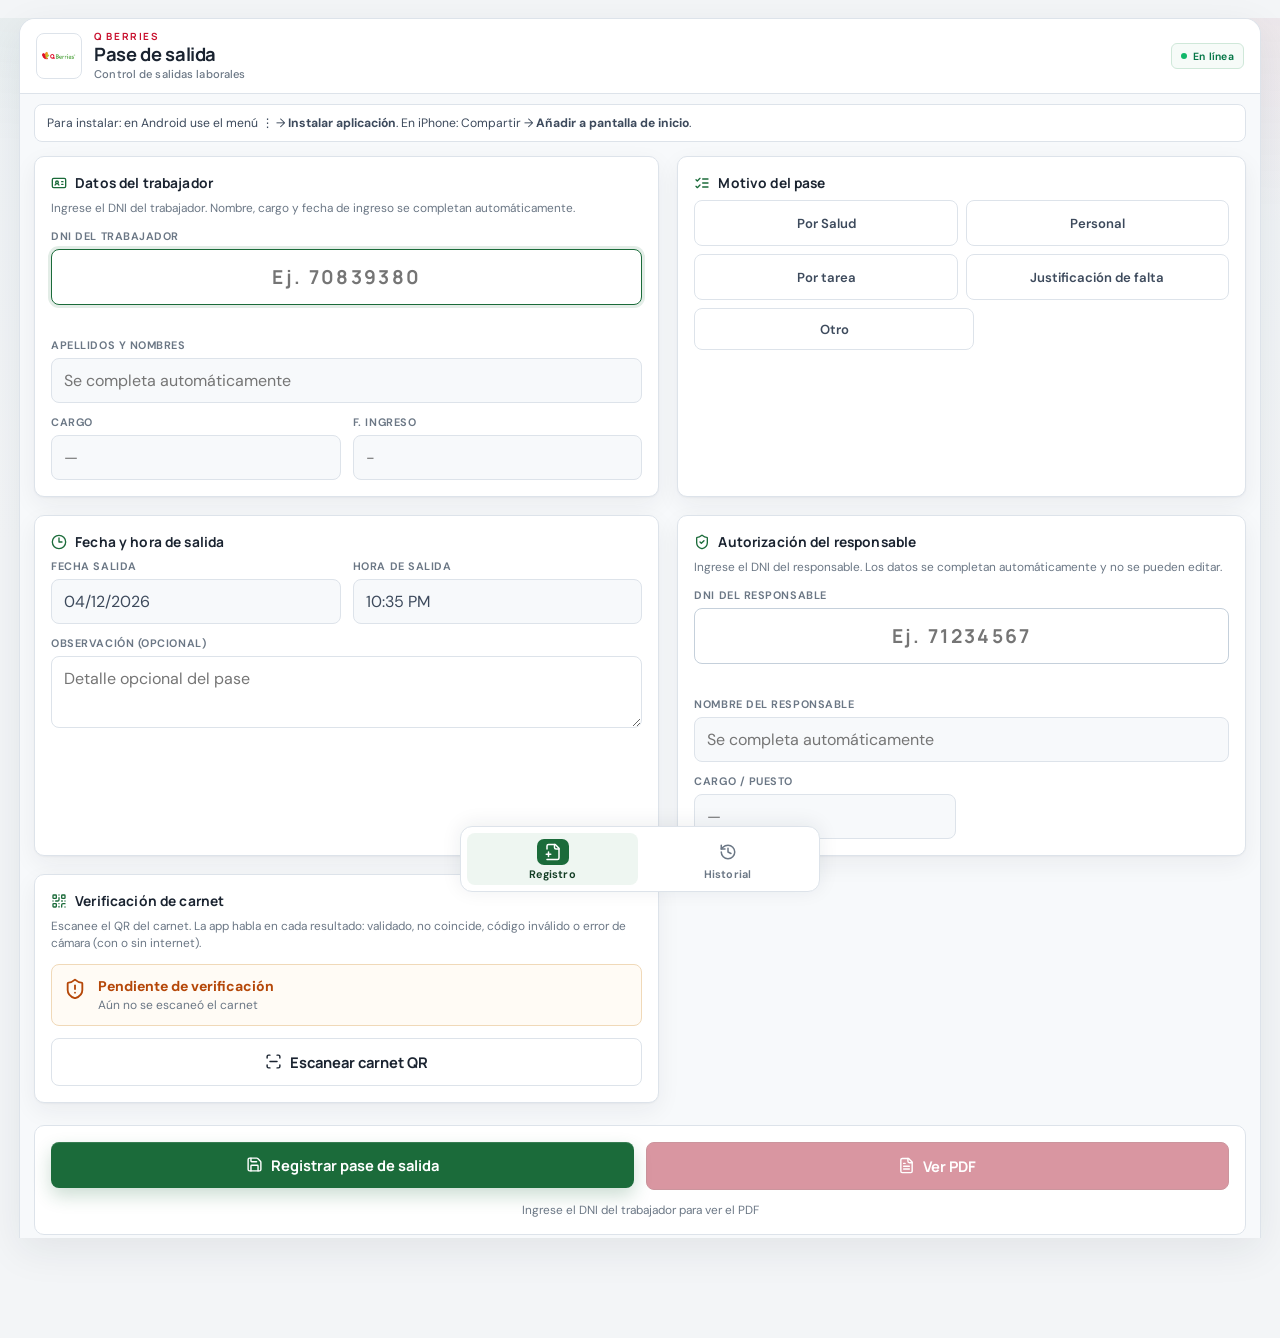
<file: index.html>
<!DOCTYPE html>
<html lang="es">
<head>
  <meta charset="UTF-8" />
  <meta name="viewport" content="width=device-width, initial-scale=1, maximum-scale=1, minimum-scale=1, user-scalable=no, viewport-fit=cover" />
  <meta name="theme-color" content="#1f7a45" />
  <meta name="apple-mobile-web-app-capable" content="yes" />
  <meta name="apple-mobile-web-app-status-bar-style" content="default" />
  <meta name="mobile-web-app-capable" content="yes" />
  <meta name="format-detection" content="telephone=no" />
  <meta name="description" content="Pase de salida Q Berries — registro de salidas laborales" />
  <title>Pase de salida · Q Berries</title>
  <link rel="manifest" href="./manifest.webmanifest" />
  <link rel="icon" type="image/png" sizes="192x192" href="./icons/icon-192.png" />
  <link rel="apple-touch-icon" href="./icons/apple-touch-icon.png" />
  <link rel="preconnect" href="https://fonts.googleapis.com" />
  <link rel="preconnect" href="https://fonts.gstatic.com" crossorigin />
  <link href="https://fonts.googleapis.com/css2?family=Manrope:wght@500;600;700;800&family=DM+Sans:opsz,wght@9..40,400;9..40,500;9..40,600;9..40,700&display=swap" rel="stylesheet" media="print" onload="this.media='all'" />
  <noscript>
    <link href="https://fonts.googleapis.com/css2?family=Manrope:wght@500;600;700;800&family=DM+Sans:opsz,wght@9..40,400;9..40,500;9..40,600;9..40,700&display=swap" rel="stylesheet" />
  </noscript>
  <link rel="stylesheet" href="./vendor/flatpickr.min.css" />
  <link rel="stylesheet" href="./css/app.css" />
</head>
<body>
  <div class="app-shell">
    <header class="app-header">
      <div class="header-row">
        <div class="brand-block">
          <div class="brand-mark-wrap">
            <img class="brand-mark" src="./assets/logo-qberries-white.png" alt="Q Berries" />
          </div>
          <div class="brand-text">
            <p class="brand-kicker">Q Berries</p>
            <h1>Pase de salida</h1>
            <p class="brand-sub">Control de salidas laborales</p>
          </div>
        </div>
        <div class="status-pills" aria-live="polite">
          <span id="netPill" class="status-chip is-online" title="Estado de conexión">
            <span class="status-dot"></span>
            <span class="status-text">En línea</span>
          </span>
          <span id="queuePill" class="status-chip is-queue" hidden title="Pendientes por enviar">
            <i data-lucide="cloud-upload"></i>
            <span class="status-text"><span id="queueCount">0</span> pendientes</span>
          </span>
        </div>
      </div>
      <div class="header-accent" aria-hidden="true"></div>
    </header>

    <div id="installHint" class="install-hint">
      Para instalar: en Android use el menú ⋮ → <strong>Instalar aplicación</strong>. En iPhone: Compartir → <strong>Añadir a pantalla de inicio</strong>.
    </div>

    <main class="tab-panels">
      <!-- ===== REGISTRO ===== -->
      <section id="panel-registro" class="panel is-active" data-panel="registro">
        <form id="formPermiso" autocomplete="off" novalidate>
          <div class="card">
            <h2 class="card-title"><i data-lucide="id-card"></i> Datos del trabajador</h2>
            <p class="helper">Ingrese el DNI del trabajador. Nombre, cargo y fecha de ingreso se completan automáticamente.</p>
            <div class="field dni-hero" style="margin-bottom:12px">
              <label for="dni">DNI del trabajador</label>
              <input id="dni" name="dni" inputmode="numeric" maxlength="12" placeholder="Ej. 70839380" required autofocus autocomplete="off" />
              <div id="dniStatus" class="dni-status" aria-live="polite"></div>
            </div>
            <div class="field" style="margin-bottom:12px">
              <label for="nombres">Apellidos y nombres</label>
              <input id="nombres" name="nombres" placeholder="Se completa automáticamente" readonly required />
            </div>
            <div class="field-grid two">
              <div class="field">
                <label for="cargo">Cargo</label>
                <input id="cargo" name="cargo" placeholder="—" readonly required />
              </div>
              <div class="field">
                <label for="fIngreso">F. Ingreso</label>
                <input id="fIngreso" name="fIngreso" class="fp-input" placeholder="—" readonly required />
              </div>
            </div>
            <p id="catalogMeta" class="helper" style="margin-top:10px;margin-bottom:0" hidden></p>
          </div>

          <div class="card">
            <h2 class="card-title"><i data-lucide="list-checks"></i> Motivo del pase</h2>
            <div class="motivo-grid" role="radiogroup" aria-label="Motivo del permiso">
              <label class="motivo-opt">
                <input type="radio" name="motivo" value="Por Salud" required />
                <span>Por Salud</span>
              </label>
              <label class="motivo-opt">
                <input type="radio" name="motivo" value="Personal" />
                <span>Personal</span>
              </label>
              <label class="motivo-opt">
                <input type="radio" name="motivo" value="Por tarea" />
                <span>Por tarea</span>
              </label>
              <label class="motivo-opt">
                <input type="radio" name="motivo" value="Justificación de falta" />
                <span>Justificación de falta</span>
              </label>
            </div>
            <label class="motivo-opt motivo-otro-opt" style="margin-top:8px;display:block">
              <input type="radio" name="motivo" value="Otro" />
              <span>Otro</span>
            </label>
            <div class="field" id="motivoOtroWrap" hidden style="margin-top:10px">
              <label for="motivoOtro">Especifique el motivo</label>
              <input id="motivoOtro" name="motivoOtro" maxlength="120" placeholder="Escriba el motivo…" autocomplete="off" />
            </div>
          </div>

          <div class="card">
            <h2 class="card-title"><i data-lucide="clock-3"></i> Fecha y hora de salida</h2>
            <div class="field-grid two">
              <div class="field">
                <label for="fechaSalida">Fecha salida</label>
                <input id="fechaSalida" name="fechaSalida" class="fp-input" required />
              </div>
              <div class="field">
                <label for="horaSalida">Hora de salida</label>
                <input id="horaSalida" name="horaSalida" class="fp-input" required />
              </div>
            </div>
            <div class="field" style="margin-top:12px">
              <label for="observacion">Observación (opcional)</label>
              <textarea id="observacion" name="observacion" placeholder="Detalle opcional del pase" maxlength="400"></textarea>
            </div>
          </div>

          <div class="card">
            <h2 class="card-title"><i data-lucide="shield-check"></i> Autorización del responsable</h2>
            <p class="helper">Ingrese el DNI del responsable. Los datos se completan automáticamente y no se pueden editar.</p>
            <div class="field dni-hero" style="margin-bottom:12px">
              <label for="dniResponsable">DNI del responsable</label>
              <input id="dniResponsable" name="dniResponsable" inputmode="numeric" maxlength="12" placeholder="Ej. 71234567" required autocomplete="off" />
              <div id="dniRespStatus" class="dni-status" aria-live="polite"></div>
            </div>
            <div class="field" style="margin-bottom:12px">
              <label for="responsable">Nombre del responsable</label>
              <input id="responsable" name="responsable" placeholder="Se completa automáticamente" readonly required />
            </div>
            <div class="field-grid two">
              <div class="field">
                <label for="puestoResponsable">Cargo / puesto</label>
                <input id="puestoResponsable" name="puestoResponsable" placeholder="—" readonly required />
              </div>
            </div>
          </div>

          <div class="card">
            <h2 class="card-title"><i data-lucide="qr-code"></i> Verificación de carnet</h2>
            <p class="helper">Escanee el QR del carnet. La app habla en cada resultado: validado, no coincide, código inválido o error de cámara (con o sin internet).</p>
            <div id="carnetStatus" class="carnet-status is-pending">
              <i data-lucide="shield-alert"></i>
              <div>
                <strong>Pendiente de verificación</strong>
                <span>Aún no se escaneó el carnet</span>
              </div>
            </div>
            <button type="button" class="btn btn-secondary" id="btnScanCarnet" style="margin-top:12px">
              <i data-lucide="scan-line"></i> Escanear carnet QR
            </button>
          </div>

          <div class="actions-stack">
            <button type="submit" class="btn btn-primary" id="btnGuardar">
              <i data-lucide="save"></i> Registrar pase de salida
            </button>
            <button type="button" class="btn btn-pdf" id="btnPdfPreview" disabled>
              <i data-lucide="file-text"></i> Ver PDF
            </button>
            <p id="pdfHint" class="helper" style="margin:0;text-align:center">
              Al ingresar el DNI puede ver el PDF al instante
            </p>
          </div>
        </form>
      </section>

      <!-- ===== HISTORIAL ===== -->
      <section id="panel-historial" class="panel" data-panel="historial">
        <div class="card">
          <h2 class="card-title"><i data-lucide="history"></i> Historial de subida</h2>
          <p class="helper">
            Solo en este celular (máx. <strong>48 horas</strong>). Sin internet el pase queda
            <strong>Pendiente</strong> y <strong>se sube solo</strong> al detectar conexión.
            Luego pasa a <strong>Enviado</strong>. Lo del servidor no se borra.
          </p>
          <div id="historialSummary" hidden></div>
          <div id="historialList"></div>
          <p class="app-version" id="appVersion" aria-label="Versión de la app">v1.2.0</p>
        </div>
      </section>
    </main>

    <nav class="bottom-nav" role="tablist" aria-label="Navegación">
      <div class="bottom-nav-inner">
        <button type="button" class="nav-btn is-active" data-tab="registro" aria-selected="true">
          <span class="nav-ico"><i data-lucide="file-plus-2"></i></span>
          <span class="nav-label">Registro</span>
        </button>
        <button type="button" class="nav-btn" data-tab="historial" aria-selected="false">
          <span class="nav-ico"><i data-lucide="history"></i></span>
          <span class="nav-label">Historial</span>
        </button>
      </div>
    </nav>
  </div>

  <!-- Modal PDF nativo (abre al instante, sin SweetAlert) -->
  <div id="pdfModal" class="pdf-overlay" hidden>
    <div class="pdf-sheet" role="dialog" aria-modal="true" aria-labelledby="pdfModalTitle">
      <header class="pdf-sheet-head">
        <strong id="pdfModalTitle">Pase de salida</strong>
        <button type="button" class="pdf-x" id="pdfModalClose" aria-label="Cerrar">×</button>
      </header>
      <div class="pdf-sheet-body">
        <div id="pdfLoading" class="pdf-loading">Generando vista previa…</div>
        <div id="pdfPreview" class="pdf-preview" hidden></div>
      </div>
      <footer class="pdf-sheet-foot">
        <button type="button" class="btn btn-secondary" id="pdfModalCancel">Cerrar</button>
        <button type="button" class="btn btn-whatsapp" id="pdfModalWhatsapp" disabled>
          WhatsApp
        </button>
        <button type="button" class="btn btn-primary" id="pdfModalDownload" disabled>Descargar PDF</button>
      </footer>
    </div>
  </div>

  <!-- Libs locales (offline) -->
  <script src="./vendor/sweetalert2.all.min.js"></script>
  <script src="./vendor/flatpickr.min.js"></script>
  <script src="./vendor/flatpickr-es.js"></script>
  <script src="./vendor/lucide.min.js"></script>
  <script src="./vendor/jspdf.umd.min.js"></script>
  <script src="./vendor/html5-qrcode.min.js"></script>

  <!-- Core -->
  <script src="./core/api-config.js"></script>
  <script src="./core/utils.js"></script>
  <script src="./core/network.js"></script>
  <script src="./core/offline-queue.js"></script>
  <script src="./core/workers-catalog.js"></script>
  <script src="./core/api.js"></script>
  <script src="./core/qr-scan.js"></script>
  <script src="./core/pdf-resguardo.js"></script>
  <script src="./core/pwa.js"></script>

  <!-- Módulos -->
  <script src="./modules/registro/registro.js"></script>
  <script src="./modules/historial/historial.js"></script>
  <script src="./modules/app.js"></script>
</body>
</html>
</file>
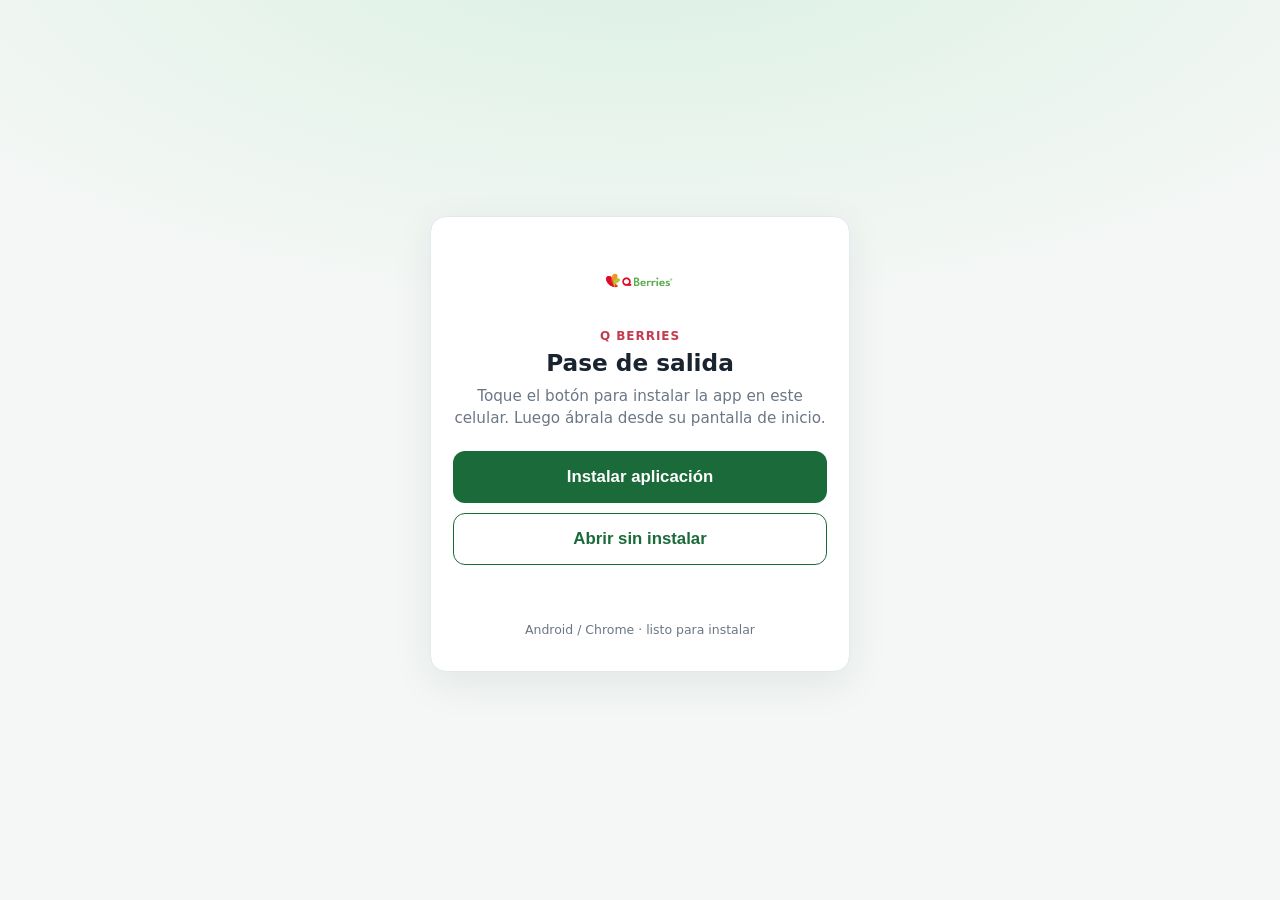
<file: abrir.html>
<!DOCTYPE html>
<html lang="es">
<head>
  <meta charset="UTF-8" />
  <meta name="viewport" content="width=device-width, initial-scale=1, maximum-scale=1, user-scalable=no, viewport-fit=cover" />
  <meta name="theme-color" content="#1b6b3a" />
  <meta name="apple-mobile-web-app-capable" content="yes" />
  <link rel="manifest" href="./manifest.webmanifest" />
  <link rel="icon" type="image/png" href="./icons/icon-192.png" />
  <title>Pase de salida</title>
  <style>
    html, body {
      margin: 0;
      height: 100%;
      background: #1b6b3a;
      color: #fff;
      font-family: system-ui, sans-serif;
      display: flex;
      align-items: center;
      justify-content: center;
      text-align: center;
    }
    .box { padding: 24px; }
    img { width: 72px; height: 72px; object-fit: contain; margin-bottom: 12px; }
    p { margin: 8px 0 0; opacity: 0.9; font-size: 0.95rem; }
    a {
      display: inline-block;
      margin-top: 18px;
      padding: 12px 18px;
      border-radius: 10px;
      background: #fff;
      color: #1b6b3a;
      font-weight: 700;
      text-decoration: none;
    }
  </style>
</head>
<body>
  <div class="box">
    <img src="./assets/logo-qberries-white.png" alt="Q Berries" />
    <div id="txt">Abriendo…</div>
    <p id="sub"></p>
    <a id="go" href="./index.html" hidden>Continuar</a>
  </div>
  <script>
    (function () {
      var txt = document.getElementById('txt');
      var sub = document.getElementById('sub');
      var go = document.getElementById('go');
      var standalone =
        window.matchMedia('(display-mode: standalone)').matches ||
        navigator.standalone === true;

      if ('serviceWorker' in navigator) {
        navigator.serviceWorker.register('./service-worker.js', { scope: './' }).catch(function () {});
      }

      // Ya está en modo app → ir directo al registro
      if (standalone) {
        location.replace('./index.html');
        return;
      }

      // Si Chrome ya la tiene instalada, handle_links debería abrir la app.
      // Si igual caemos aquí (primera vez), mandar a instalar.
      async function boot() {
        try {
          if (navigator.getInstalledRelatedApps) {
            var apps = await navigator.getInstalledRelatedApps();
            if (apps && apps.length) {
              txt.textContent = 'App instalada';
              sub.textContent = 'Ábrala desde el ícono «Pase salida» en la pantalla de inicio.';
              go.hidden = false;
              go.textContent = 'Abrir aquí';
              go.href = './index.html';
              return;
            }
          }
        } catch (_) {}

        // Primera vez: instalar (Android mostrará el diálogo)
        location.replace('./instalar.html');
      }

      boot();
    })();
  </script>
</body>
</html>
</file>
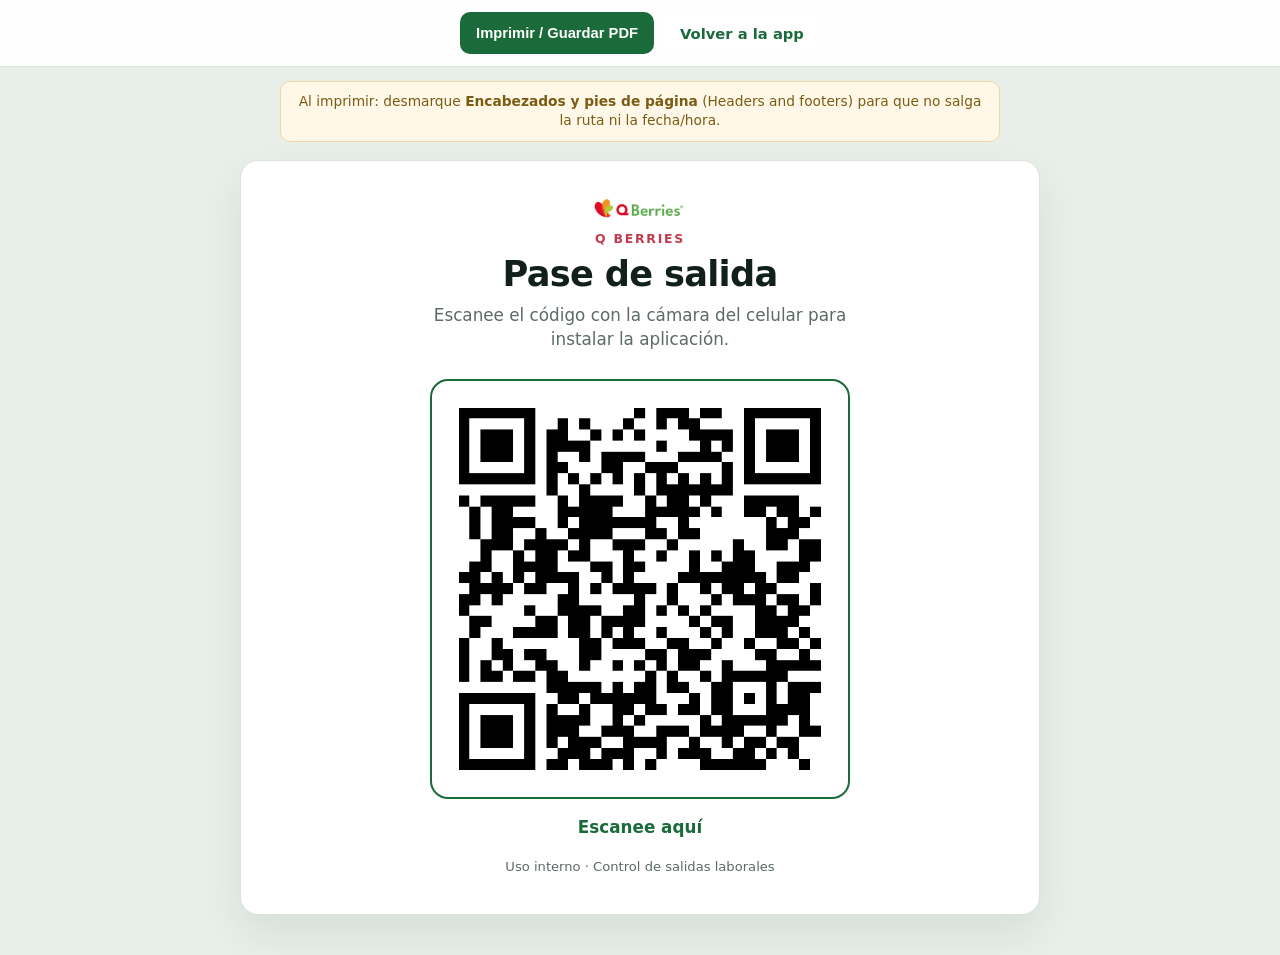
<file: imprimir-qr.html>
<!DOCTYPE html>
<html lang="es">
<head>
  <meta charset="UTF-8" />
  <meta name="viewport" content="width=device-width, initial-scale=1" />
  <meta name="robots" content="noindex" />
  <title>Q Berries</title>
  <style>
    :root {
      --brand: #1b6b3a;
      --berry: #c43b4e;
      --ink: #12201a;
      --muted: #5c6b63;
      --line: #d7e3db;
    }

    * { box-sizing: border-box; }

    html, body {
      margin: 0;
      padding: 0;
      min-height: 100%;
      background: #e8efe9;
      color: var(--ink);
      font-family: "Segoe UI", system-ui, sans-serif;
    }

    .screen-bar {
      position: sticky;
      top: 0;
      z-index: 5;
      display: flex;
      gap: 10px;
      justify-content: center;
      flex-wrap: wrap;
      padding: 12px 14px;
      background: rgba(255, 255, 255, 0.94);
      border-bottom: 1px solid var(--line);
      backdrop-filter: blur(6px);
    }

    .screen-bar button,
    .screen-bar a {
      appearance: none;
      border: none;
      border-radius: 10px;
      min-height: 42px;
      padding: 0 16px;
      font-weight: 700;
      font-size: 0.92rem;
      cursor: pointer;
      text-decoration: none;
      display: inline-flex;
      align-items: center;
      justify-content: center;
    }

    .btn-print {
      background: var(--brand);
      color: #fff;
    }

    .btn-ghost {
      background: #fff;
      color: var(--brand);
      border: 1px solid var(--brand);
    }

    .hint {
      width: min(720px, 94vw);
      margin: 14px auto 0;
      padding: 10px 12px;
      border-radius: 10px;
      background: #fff8e8;
      border: 1px solid #f0d9a0;
      color: #7a5b12;
      font-size: 0.86rem;
      line-height: 1.4;
      text-align: center;
    }

    .page {
      width: min(800px, 96vw);
      margin: 18px auto 40px;
      background: #fff;
      border: 1px solid var(--line);
      border-radius: 18px;
      box-shadow: 0 18px 40px rgba(18, 32, 26, 0.08);
      padding: 36px 28px 40px;
      text-align: center;
    }

    .logo {
      width: 96px;
      height: auto;
      object-fit: contain;
      margin: 0 auto 10px;
      display: block;
    }

    .brand {
      margin: 0;
      color: var(--berry);
      font-size: 0.78rem;
      font-weight: 800;
      letter-spacing: 0.14em;
      text-transform: uppercase;
    }

    h1 {
      margin: 8px 0 0;
      font-size: clamp(1.6rem, 3.4vw, 2.2rem);
      line-height: 1.15;
      letter-spacing: -0.02em;
    }

    .tagline {
      margin: 10px auto 0;
      max-width: 26em;
      color: var(--muted);
      font-size: 1.05rem;
      line-height: 1.4;
    }

    .qr-wrap {
      margin: 28px auto 0;
      width: min(420px, 78vw);
      padding: 18px;
      border: 2px solid var(--brand);
      border-radius: 18px;
      background:
        linear-gradient(#fff, #fff) padding-box,
        linear-gradient(180deg, #eef7f1, #fff) border-box;
    }

    .qr {
      display: block;
      width: 100%;
      height: auto;
      image-rendering: -webkit-optimize-contrast;
      background: #fff;
    }

    .scan-line {
      margin: 18px 0 0;
      font-size: 1.05rem;
      font-weight: 700;
      color: var(--brand);
    }

    .footer-note {
      margin: 22px 0 0;
      font-size: 0.82rem;
      color: var(--muted);
    }

    @page {
      size: A4 portrait;
      margin: 12mm;
    }

    @media print {
      html, body {
        background: #fff !important;
        -webkit-print-color-adjust: exact;
        print-color-adjust: exact;
      }

      .screen-bar,
      .hint {
        display: none !important;
      }

      .page {
        width: 100%;
        max-width: none;
        margin: 0;
        border: none;
        border-radius: 0;
        box-shadow: none;
        padding: 8mm 6mm;
        min-height: auto;
      }

      .logo { width: 28mm; }

      h1 { font-size: 26pt; }

      .tagline { font-size: 12pt; }

      .qr-wrap {
        width: 110mm;
        margin-top: 14mm;
        padding: 6mm;
      }

      .scan-line { font-size: 14pt; margin-top: 8mm; }

      .footer-note { font-size: 9pt; margin-top: 8mm; }
    }
  </style>
</head>
<body>
  <div class="screen-bar" aria-hidden="false">
    <button type="button" class="btn-print" id="btnPrint">Imprimir / Guardar PDF</button>
    <a class="btn-ghost" href="./index.html">Volver a la app</a>
  </div>

  <p class="hint">
    Al imprimir: desmarque <strong>Encabezados y pies de página</strong> (Headers and footers)
    para que no salga la ruta ni la fecha/hora.
  </p>

  <main class="page">
    <img class="logo" src="./assets/logo-qberries.png" alt="Q Berries" />
    <p class="brand">Q Berries</p>
    <h1>Pase de salida</h1>
    <p class="tagline">Escanee el código con la cámara del celular para instalar la aplicación.</p>

    <div class="qr-wrap">
      <img
        class="qr"
        src="./assets/qr-instalar.png"
        width="512"
        height="512"
        alt="Código QR de instalación"
      />
    </div>

    <p class="scan-line">Escanee aquí</p>
    <p class="footer-note">Uso interno · Control de salidas laborales</p>
  </main>

  <script>
    document.getElementById('btnPrint').addEventListener('click', function () {
      // Título corto: si el navegador imprime encabezado, no muestra file:// feo
      document.title = 'Q Berries';
      window.print();
    });
  </script>
</body>
</html>
</file>
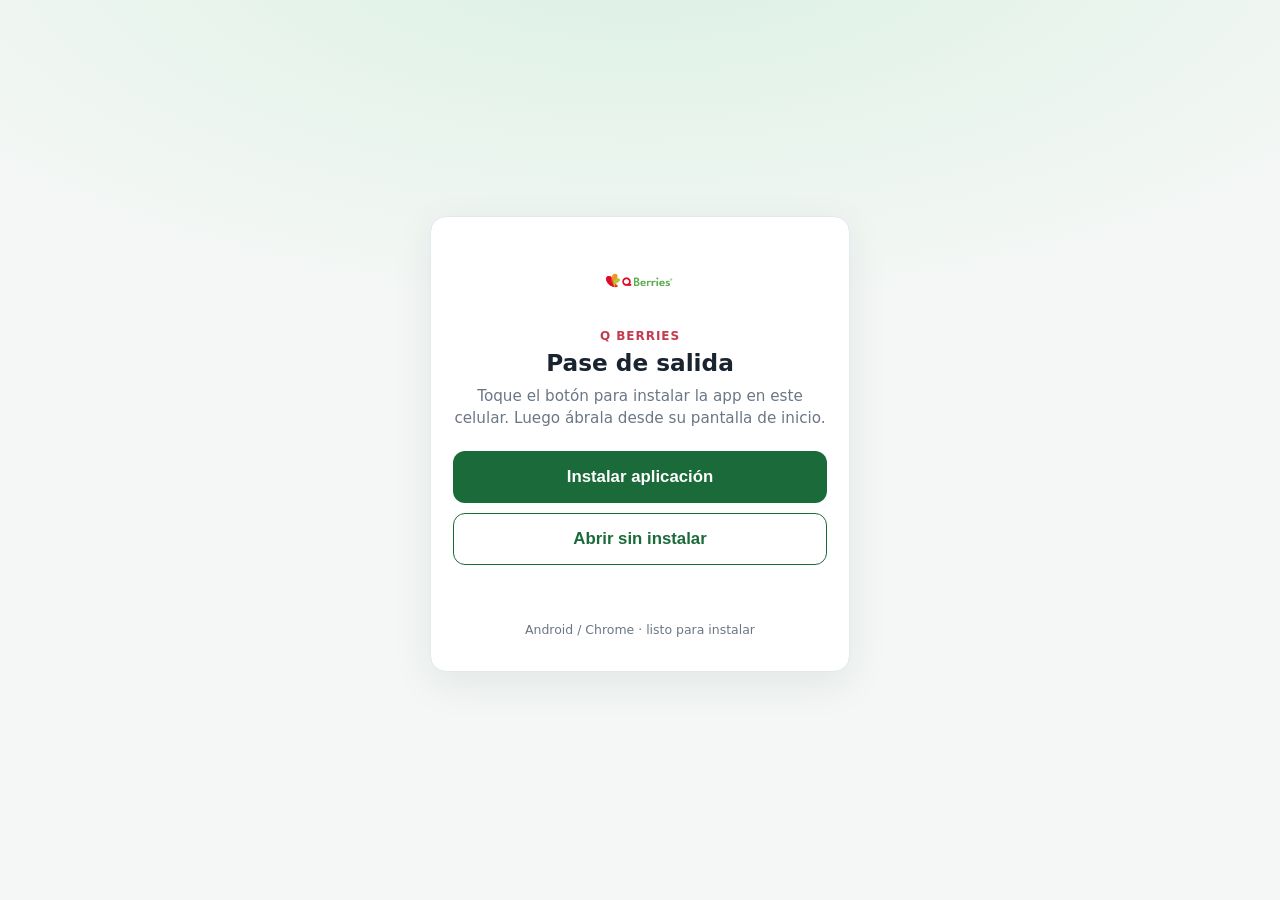
<file: instalar.html>
<!DOCTYPE html>
<html lang="es">
<head>
  <meta charset="UTF-8" />
  <meta name="viewport" content="width=device-width, initial-scale=1, maximum-scale=1, user-scalable=no, viewport-fit=cover" />
  <meta name="theme-color" content="#1b6b3a" />
  <meta name="apple-mobile-web-app-capable" content="yes" />
  <meta name="apple-mobile-web-app-status-bar-style" content="default" />
  <meta name="mobile-web-app-capable" content="yes" />
  <title>Instalar · Pase de salida Q Berries</title>
  <link rel="manifest" href="./manifest.webmanifest" />
  <link rel="icon" type="image/png" sizes="192x192" href="./icons/icon-192.png" />
  <link rel="apple-touch-icon" href="./icons/apple-touch-icon.png" />
  <style>
    :root {
      --brand: #1b6b3a;
      --brand-dark: #14522c;
      --ink: #1a2330;
      --muted: #6b7785;
      --line: #e2e8ee;
      --bg: #f4f7f5;
    }
    * { box-sizing: border-box; }
    body {
      margin: 0;
      min-height: 100dvh;
      font-family: "Segoe UI", system-ui, sans-serif;
      color: var(--ink);
      background:
        radial-gradient(120% 80% at 50% -10%, #d9f0e2 0%, transparent 55%),
        var(--bg);
      display: flex;
      align-items: center;
      justify-content: center;
      padding: 20px 16px 32px;
    }
    .card {
      width: min(420px, 100%);
      background: #fff;
      border: 1px solid var(--line);
      border-radius: 16px;
      padding: 28px 22px 22px;
      text-align: center;
      box-shadow: 0 12px 40px rgba(26, 35, 48, 0.08);
    }
    .logo {
      width: 72px;
      height: 72px;
      object-fit: contain;
      margin: 0 auto 12px;
      display: block;
    }
    .kicker {
      margin: 0;
      font-size: 0.75rem;
      font-weight: 700;
      letter-spacing: 0.08em;
      text-transform: uppercase;
      color: #c43b4e;
    }
    h1 {
      margin: 6px 0 8px;
      font-size: 1.45rem;
      line-height: 1.2;
    }
    .sub {
      margin: 0 0 22px;
      color: var(--muted);
      font-size: 0.95rem;
      line-height: 1.45;
    }
    .btn {
      display: inline-flex;
      align-items: center;
      justify-content: center;
      gap: 8px;
      width: 100%;
      min-height: 52px;
      border: none;
      border-radius: 12px;
      font-size: 1.05rem;
      font-weight: 700;
      cursor: pointer;
      margin-bottom: 10px;
    }
    .btn-primary {
      background: var(--brand);
      color: #fff;
    }
    .btn-primary:disabled {
      opacity: 0.55;
      cursor: not-allowed;
    }
    .btn-primary:not(:disabled):active {
      background: var(--brand-dark);
    }
    .btn-ghost {
      background: #fff;
      color: var(--brand);
      border: 1px solid var(--brand);
    }
    .msg {
      margin: 12px 0 0;
      font-size: 0.9rem;
      color: var(--muted);
      min-height: 1.3em;
    }
    .msg.ok { color: var(--brand); font-weight: 600; }
    .msg.warn { color: #b45309; }
    .ios-steps {
      display: none;
      text-align: left;
      margin-top: 14px;
      padding: 12px 14px;
      border-radius: 10px;
      background: #f7faf8;
      border: 1px solid var(--line);
      font-size: 0.9rem;
      line-height: 1.5;
      color: var(--ink);
    }
    .ios-steps.show { display: block; }
    .ios-steps ol { margin: 8px 0 0; padding-left: 1.2em; }
    .status {
      margin-top: 16px;
      font-size: 0.78rem;
      color: var(--muted);
    }
  </style>
</head>
<body>
  <main class="card">
    <img class="logo" src="./assets/logo-qberries.png" alt="Q Berries" />
    <p class="kicker">Q Berries</p>
    <h1>Pase de salida</h1>
    <p class="sub">Toque el botón para instalar la app en este celular. Luego ábrala desde su pantalla de inicio.</p>

    <button type="button" class="btn btn-primary" id="btnInstall">Instalar aplicación</button>
    <button type="button" class="btn btn-ghost" id="btnOpen">Abrir sin instalar</button>

    <p class="msg" id="msg"></p>
    <div class="ios-steps" id="iosSteps">
      <strong>En iPhone / Safari:</strong>
      <ol>
        <li>Toque el botón <strong>Compartir</strong> (cuadrado con flecha).</li>
        <li>Elija <strong>Añadir a pantalla de inicio</strong>.</li>
        <li>Confirme con <strong>Añadir</strong>.</li>
      </ol>
    </div>
    <p class="status" id="status"></p>
  </main>

  <script>
    (function () {
      var btn = document.getElementById('btnInstall');
      var btnOpen = document.getElementById('btnOpen');
      var msg = document.getElementById('msg');
      var iosSteps = document.getElementById('iosSteps');
      var statusEl = document.getElementById('status');
      var deferred = null;
      var isIOS = /iPad|iPhone|iPod/.test(navigator.userAgent) ||
        (navigator.platform === 'MacIntel' && navigator.maxTouchPoints > 1);
      var isStandalone =
        window.matchMedia('(display-mode: standalone)').matches ||
        navigator.standalone === true;

      function setMsg(text, cls) {
        msg.textContent = text || '';
        msg.className = 'msg' + (cls ? ' ' + cls : '');
      }

      if ('serviceWorker' in navigator) {
        navigator.serviceWorker.register('./service-worker.js', { scope: './' }).catch(function () {});
      }

      if (isStandalone) {
        setMsg('Ya está instalada. Abriendo…', 'ok');
        btn.disabled = true;
        setTimeout(function () { location.href = './index.html'; }, 600);
        return;
      }

      if (isIOS) {
        iosSteps.classList.add('show');
        setMsg('En iPhone use Compartir → Añadir a pantalla de inicio', 'warn');
        statusEl.textContent = 'Safari · iOS';
      } else {
        statusEl.textContent = 'Android / Chrome · listo para instalar';
      }

      window.addEventListener('beforeinstallprompt', function (e) {
        e.preventDefault();
        deferred = e;
        setMsg('Listo. Toque «Instalar aplicación»', 'ok');
        btn.disabled = false;
      });

      window.addEventListener('appinstalled', function () {
        setMsg('¡Instalada! Abriendo…', 'ok');
        deferred = null;
        setTimeout(function () { location.href = './index.html'; }, 700);
      });

      btn.addEventListener('click', async function () {
        if (isIOS) {
          iosSteps.classList.add('show');
          setMsg('En iPhone: Compartir → Añadir a pantalla de inicio', 'warn');
          return;
        }
        if (!deferred) {
          setMsg('Abra el menú ⋮ del navegador → Instalar aplicación', 'warn');
          return;
        }
        try {
          btn.disabled = true;
          deferred.prompt();
          var choice = await deferred.userChoice;
          if (choice && choice.outcome === 'accepted') {
            setMsg('Instalando…', 'ok');
          } else {
            setMsg('Instalación cancelada. Puede intentar de nuevo.', 'warn');
            btn.disabled = false;
          }
          deferred = null;
        } catch (err) {
          setMsg('No se pudo mostrar el instalador. Use el menú ⋮ del navegador.', 'warn');
          btn.disabled = false;
        }
      });

      btnOpen.addEventListener('click', function () {
        location.href = './index.html';
      });
    })();
  </script>
</body>
</html>
</file>
<file: css/app.css>
/* ============================================
   Permisos Q Berries · UI corporativa formal
   ============================================ */

:root {
  --ink: #1a2330;
  --ink-soft: #3d4a5c;
  --muted: #6b7785;
  --line: #dde3ea;
  --paper: #f3f5f7;
  --surface: #ffffff;
  --brand: #1b6b3a;
  --brand-2: #123d24;
  --brand-soft: #eef6f1;
  --berry: #c8102e;
  --berry-soft: #fdf0f2;
  --accent: #c45c1a;
  --accent-soft: #fff5ee;
  --danger: #b42318;
  --ok: #067647;
  --warn: #b54708;
  --shadow: 0 1px 2px rgba(26, 35, 48, 0.04), 0 8px 24px rgba(26, 35, 48, 0.06);
  --radius: 10px;
  --radius-sm: 8px;
  --nav-h: 72px;
  --safe-b: env(safe-area-inset-bottom, 0px);
  --font: "DM Sans", "Segoe UI", system-ui, sans-serif;
  --display: "Manrope", "DM Sans", system-ui, sans-serif;
}

* {
  box-sizing: border-box;
  -webkit-tap-highlight-color: transparent;
}

html, body {
  margin: 0;
  padding: 0;
  min-height: 100%;
  font-family: var(--font);
  color: var(--ink);
  background: var(--paper);
  touch-action: manipulation;
  overscroll-behavior: none;
  -ms-touch-action: manipulation;
  -webkit-text-size-adjust: 100%;
  text-size-adjust: 100%;
}

.field input,
.field textarea,
.field select,
.avs-input,
.flatpickr-input,
input, textarea, select {
  font-size: 16px !important;
}

body {
  padding-bottom: calc(var(--nav-h) + var(--safe-b) + 16px);
}

img { max-width: 100%; display: block; }
button, input, select, textarea { font: inherit; color: inherit; }
a { color: inherit; text-decoration: none; }

.app-shell {
  width: min(560px, 100%);
  margin: 0 auto;
  min-height: 100dvh;
  position: relative;
  background: var(--paper);
}

/* ----- Escritorio / pantallas grandes ----- */
@media (min-width: 900px) {
  body {
    background:
      radial-gradient(1200px 480px at 10% -10%, rgba(27, 107, 58, 0.07), transparent 55%),
      radial-gradient(900px 420px at 100% 0%, rgba(200, 16, 46, 0.05), transparent 50%),
      linear-gradient(180deg, #eef2f5 0%, var(--paper) 40%);
    padding-bottom: calc(var(--nav-h) + 28px);
  }

  .app-shell {
    width: min(1280px, 98vw);
    margin: 18px auto 0;
    min-height: calc(100dvh - 18px);
    border: 1px solid var(--line);
    border-bottom: none;
    border-radius: 16px 16px 0 0;
    box-shadow: 0 12px 40px rgba(26, 35, 48, 0.08);
    background: #f7f9fb;
    overflow: hidden;
  }

  .app-header {
    padding: 16px 28px 0;
  }

  .brand-mark-wrap {
    width: 54px;
    height: 54px;
  }

  .brand-text h1 {
    font-size: 1.55rem;
  }

  .tab-panels {
    padding: 14px 14px 3px;
  }

  /* Formulario en 2 columnas en PC */
  #formPermiso {
    display: grid;
    grid-template-columns: 1fr 1fr;
    gap: 16px;
    align-items: start;
  }

  #formPermiso > .card {
    margin-bottom: 0;
    height: 100%;
  }

  #formPermiso > .actions-stack {
    grid-column: 1 / -1;
    display: grid;
    grid-template-columns: 1fr 1fr;
    gap: 12px;
    align-items: start;
    max-width: none;
    margin-top: 4px;
    padding: 16px;
    background: #fff;
    border: 1px solid var(--line);
    border-radius: var(--radius);
  }

  #formPermiso > .actions-stack #pdfHint {
    grid-column: 1 / -1;
  }

  .motivo-grid {
    grid-template-columns: repeat(4, 1fr);
  }

  .motivo-opt.motivo-otro-opt {
    max-width: 280px;
  }

  .dni-hero input {
    font-size: 1.15rem !important;
    padding: 14px 14px;
  }

  #panel-historial .card {
    padding: 20px 22px;
  }

  #historialList {
    display: grid;
    grid-template-columns: 1fr 1fr;
    gap: 12px;
  }

  #historialList .empty-state {
    grid-column: 1 / -1;
  }

  .hist-actions .btn {
    width: auto;
    min-width: 140px;
  }

  .bottom-nav {
    width: min(1280px, 98vw);
    left: 50%;
    padding-bottom: 10px;
  }

  .bottom-nav-inner {
    width: min(420px, 100%);
  }

  .pdf-sheet {
    width: min(820px, 96vw);
  }

  .pdf-preview {
    max-height: min(72vh, 640px);
  }
}

@media (min-width: 1200px) {
  .app-shell {
    width: min(1400px, 97vw);
  }

  .bottom-nav {
    width: min(1400px, 97vw);
  }

  #formPermiso {
    grid-template-columns: 1.1fr 1fr;
    gap: 18px;
  }

  .tab-panels {
    padding: 14px 14px 3px;
  }
}

/* ----- Header corporativo ----- */
.app-header {
  position: sticky;
  top: 0;
  z-index: 40;
  padding: 12px 16px 0;
  background: #fff;
  border-bottom: 1px solid var(--line);
}

.header-row {
  display: flex;
  align-items: center;
  gap: 12px;
  padding-bottom: 12px;
}

.brand-block {
  display: flex;
  align-items: center;
  gap: 12px;
  min-width: 0;
  flex: 1;
}

.brand-mark-wrap {
  flex-shrink: 0;
  width: 46px;
  height: 46px;
  border-radius: 8px;
  padding: 4px;
  background: #ffffff;
  border: 1px solid var(--line);
}

.brand-mark {
  width: 100%;
  height: 100%;
  border-radius: 4px;
  object-fit: contain;
  background: #ffffff;
}

.brand-text { min-width: 0; }

.brand-kicker {
  margin: 0;
  font-family: var(--display);
  font-size: 0.62rem;
  font-weight: 700;
  letter-spacing: 0.16em;
  text-transform: uppercase;
  color: var(--berry);
  line-height: 1.1;
}

.brand-text h1 {
  margin: 2px 0 0;
  font-family: var(--display);
  font-size: 1.15rem;
  font-weight: 700;
  letter-spacing: -0.02em;
  line-height: 1.15;
  color: var(--ink);
}

.brand-sub {
  margin: 2px 0 0;
  font-size: 0.7rem;
  font-weight: 500;
  color: var(--muted);
  letter-spacing: 0.01em;
  white-space: nowrap;
  overflow: hidden;
  text-overflow: ellipsis;
}

.status-pills {
  margin-left: auto;
  display: flex;
  flex-direction: column;
  align-items: stretch;
  gap: 5px;
  flex-shrink: 0;
}

.status-chip {
  display: inline-flex;
  align-items: center;
  justify-content: center;
  gap: 6px;
  min-height: 26px;
  padding: 0 9px;
  border-radius: 6px;
  font-size: 0.65rem;
  font-weight: 650;
  letter-spacing: 0.02em;
  border: 1px solid var(--line);
  background: #fff;
  color: var(--ink-soft);
  white-space: nowrap;
}

.status-chip svg { width: 12px; height: 12px; }

.status-dot {
  width: 6px;
  height: 6px;
  border-radius: 50%;
  background: currentColor;
}

.status-chip.is-online {
  color: var(--ok);
  background: #f6fbf8;
  border-color: #cfe8d9;
}

.status-chip.is-online .status-dot { background: #12b76a; }

.status-chip.offline,
.status-chip.is-offline {
  color: var(--warn);
  background: #fffbf5;
  border-color: #f0d9b8;
}

.status-chip.offline .status-dot,
.status-chip.is-offline .status-dot { background: #f79009; }

.status-chip.is-queue {
  color: var(--accent);
  background: var(--accent-soft);
  border-color: #efd2bc;
}

.status-chip[hidden] { display: none !important; }

.header-accent {
  display: none;
}

.pill { display: none; }

/* ----- Content ----- */
.tab-panels {
  padding: 14px 14px 3px;
}

.panel {
  display: none;
  animation: rise 0.22s ease;
}

.panel.is-active { display: block; }

@keyframes rise {
  from { opacity: 0; transform: translateY(4px); }
  to { opacity: 1; transform: none; }
}

.card {
  background: var(--surface);
  border: 1px solid var(--line);
  border-radius: var(--radius);
  box-shadow: var(--shadow);
  padding: 16px;
  margin-bottom: 12px;
}

.card-title {
  display: flex;
  align-items: center;
  gap: 8px;
  margin: 0 0 8px;
  font-family: var(--display);
  font-size: 0.86rem;
  font-weight: 700;
  letter-spacing: 0.01em;
  color: var(--ink);
}

.card-title svg {
  width: 16px;
  height: 16px;
  color: var(--brand);
  flex-shrink: 0;
}

.helper {
  font-size: 0.74rem;
  line-height: 1.4;
  color: var(--muted);
  margin: 0 0 12px;
}

.field-grid {
  display: grid;
  gap: 12px;
}

.field-grid.two {
  grid-template-columns: 1fr 1fr;
}

@media (max-width: 420px) {
  .field-grid.two { grid-template-columns: 1fr; }
}

.field label {
  display: block;
  font-size: 0.68rem;
  font-weight: 650;
  letter-spacing: 0.05em;
  text-transform: uppercase;
  color: var(--muted);
  margin-bottom: 6px;
}

.field input,
.field textarea,
.field .fp-input {
  width: 100%;
  border: 1px solid var(--line);
  background: #fff;
  border-radius: var(--radius-sm);
  padding: 11px 12px;
  outline: none;
  color: var(--ink);
  transition: border-color 0.15s, box-shadow 0.15s;
}

.field input:focus,
.field textarea:focus {
  border-color: var(--brand);
  box-shadow: 0 0 0 3px rgba(27, 107, 58, 0.12);
}

.field textarea {
  min-height: 72px;
  resize: vertical;
}

.field input[readonly] {
  background: #f7f9fb;
  color: var(--ink-soft);
  border-style: solid;
}

/* DNI */
.dni-hero input {
  font-family: var(--display);
  font-size: 1.2rem !important;
  font-weight: 700;
  letter-spacing: 0.12em;
  text-align: center;
  padding: 14px 12px;
  border-color: #c5d0db;
}

.dni-status {
  min-height: 1.15em;
  margin-top: 8px;
  font-size: 0.74rem;
  font-weight: 600;
  color: var(--muted);
  text-align: center;
}

.dni-status.is-ok { color: var(--ok); }
.dni-status.is-warn { color: var(--warn); }
.dni-status.is-err { color: var(--danger); }
.dni-status.is-loading { color: var(--brand); }

/* Motivo — selección formal */
.motivo-grid {
  display: grid;
  grid-template-columns: 1fr 1fr;
  gap: 8px;
}

.motivo-opt { position: relative; cursor: pointer; }

.motivo-opt input {
  position: absolute;
  opacity: 0;
  width: 0;
  height: 0;
  margin: 0;
}

.motivo-opt span {
  display: flex;
  align-items: center;
  justify-content: center;
  text-align: center;
  min-height: 46px;
  padding: 10px 8px;
  border-radius: var(--radius-sm);
  border: 1.5px solid var(--line);
  background: #fff;
  font-size: 0.82rem;
  font-weight: 600;
  color: var(--ink-soft);
  transition: border-color 0.15s, background 0.15s, color 0.15s, box-shadow 0.15s;
}

.motivo-opt:hover span {
  border-color: #c5cdd6;
  background: #f8fafc;
}

.motivo-opt input:checked + span,
.motivo-opt.is-selected span {
  border-color: var(--brand);
  background: var(--brand-soft);
  color: var(--brand);
  box-shadow: 0 0 0 1px var(--brand);
  font-weight: 700;
}

.motivo-opt.motivo-otro-opt span {
  min-height: 42px;
}

#motivoOtroWrap[hidden] {
  display: none !important;
}

.carnet-status {
  display: flex;
  gap: 12px;
  align-items: flex-start;
  padding: 12px;
  border-radius: 8px;
  border: 1px solid var(--line);
  background: #f8fafc;
}

.carnet-status svg {
  width: 22px;
  height: 22px;
  flex-shrink: 0;
  margin-top: 1px;
}

.carnet-status strong {
  display: block;
  font-size: 0.88rem;
  color: var(--ink);
}

.carnet-status span {
  display: block;
  margin-top: 2px;
  font-size: 0.75rem;
  color: var(--muted);
}

.carnet-status.is-ok {
  background: #ecfdf3;
  border-color: #cfe8d9;
}

.carnet-status.is-ok svg,
.carnet-status.is-ok strong { color: var(--ok); }

.carnet-status.is-pending {
  background: #fffbf5;
  border-color: #f0d9b8;
}

.carnet-status.is-pending svg,
.carnet-status.is-pending strong { color: var(--warn); }

.scan-modal { text-align: center; }
.scan-hint {
  margin: 0 0 4px;
  font-size: 0.9rem;
  color: var(--ink);
  font-weight: 600;
}
.scan-expect {
  margin: 0 0 10px;
  font-size: 0.8rem;
  color: var(--muted);
}
.qr-reader {
  width: 100%;
  max-width: 320px;
  margin: 0 auto;
  overflow: hidden;
  border-radius: 10px;
  border: 1px solid var(--line);
}
.scan-feedback {
  min-height: 1.2em;
  margin: 10px 0 0;
  font-size: 0.8rem;
  font-weight: 600;
  color: var(--muted);
}
.scan-feedback.is-ok { color: var(--ok); }
.scan-feedback.is-warn { color: var(--warn); }
.scan-feedback.is-err { color: var(--danger); }

.swal-scan { width: min(420px, 96vw) !important; }

/* Botones formales */
.btn {
  appearance: none;
  border: none;
  border-radius: var(--radius-sm);
  padding: 13px 16px;
  font-family: var(--display);
  font-weight: 700;
  font-size: 0.92rem;
  display: inline-flex;
  align-items: center;
  justify-content: center;
  gap: 8px;
  cursor: pointer;
  transition: background 0.15s, border-color 0.15s, box-shadow 0.15s, transform 0.1s;
}

.btn svg { width: 17px; height: 17px; }
.btn:active { transform: scale(0.99); }

.btn.is-loading {
  cursor: wait;
  opacity: 0.95;
  pointer-events: none;
}

@keyframes av-spin {
  from { transform: rotate(0deg); }
  to { transform: rotate(360deg); }
}

/* Spinner CSS — solo mientras guarda (no usa ícono Lucide) */
.btn-spinner {
  width: 18px;
  height: 18px;
  border-radius: 50%;
  border: 2.5px solid rgba(255, 255, 255, 0.35);
  border-top-color: #fff;
  flex-shrink: 0;
  animation: av-spin 0.7s linear infinite;
  will-change: transform;
}

.btn-spinner-dark,
.btn-secondary .btn-spinner,
.btn-pdf .btn-spinner {
  border-color: rgba(27, 107, 58, 0.25);
  border-top-color: var(--brand);
}

.btn-primary {
  width: 100%;
  background: var(--brand);
  color: #fff;
  box-shadow: 0 1px 0 rgba(255, 255, 255, 0.12) inset, 0 8px 18px rgba(27, 107, 58, 0.22);
}

.btn-primary:hover { background: #185f33; }

.btn-ghost {
  background: transparent;
  color: var(--muted);
  padding: 8px 10px;
  font-size: 0.78rem;
  border: 1px solid transparent;
}

.btn-ghost:hover {
  color: var(--ink);
  border-color: var(--line);
  background: #fff;
}

.btn-secondary {
  width: 100%;
  background: #fff;
  color: var(--ink);
  border: 1px solid var(--line);
  box-shadow: none;
}

.btn-secondary:hover {
  border-color: #b7c2cf;
  background: #f8fafc;
}

.btn-pdf {
  width: 100%;
  color: #fff;
  background: var(--berry);
  border: 1px solid #a50d24;
  box-shadow: 0 8px 18px rgba(200, 16, 46, 0.2);
  font-weight: 700;
}

.btn-pdf:hover:not(:disabled) { background: #b00e28; }

.btn-pdf:disabled {
  opacity: 0.45;
  cursor: not-allowed;
  box-shadow: none;
  filter: grayscale(0.2);
}

.btn[hidden] { display: none !important; }

.swal-pdf {
  width: min(680px, 96vw) !important;
  padding-bottom: 1rem !important;
}

/* Modal PDF nativo — apertura inmediata */
.pdf-overlay {
  position: fixed;
  inset: 0;
  z-index: 9999;
  display: flex;
  align-items: center;
  justify-content: center;
  padding: 12px;
  background: rgba(20, 28, 36, 0.45);
}

.pdf-overlay[hidden] {
  display: none !important;
}

.pdf-sheet {
  width: min(680px, 100%);
  max-height: min(92vh, 860px);
  display: flex;
  flex-direction: column;
  background: #fff;
  border-radius: 12px;
  box-shadow: 0 16px 40px rgba(0, 0, 0, 0.22);
  overflow: hidden;
}

.pdf-sheet-head {
  display: flex;
  align-items: center;
  justify-content: space-between;
  padding: 12px 14px;
  border-bottom: 1px solid var(--line);
}

.pdf-sheet-head strong {
  font-size: 1rem;
  color: var(--ink);
}

.pdf-x {
  border: 0;
  background: transparent;
  font-size: 1.6rem;
  line-height: 1;
  color: var(--muted);
  cursor: pointer;
  padding: 0 4px;
}

.pdf-sheet-body {
  padding: 10px 12px;
  flex: 1;
  min-height: 0;
}

.pdf-sheet-foot {
  display: flex;
  gap: 8px;
  justify-content: flex-end;
  flex-wrap: wrap;
  padding: 10px 12px 12px;
  border-top: 1px solid var(--line);
}

.pdf-sheet-foot .btn {
  min-width: 100px;
  flex: 1 1 auto;
}

.btn-whatsapp {
  background: #128c7e;
  color: #fff;
  border: none;
}

.btn-whatsapp:hover:not(:disabled) {
  background: #0e7a6e;
}

.btn-whatsapp:disabled {
  opacity: 0.5;
  cursor: not-allowed;
}

body.pdf-modal-open {
  overflow: hidden;
}

.pdf-loading {
  display: flex;
  align-items: center;
  justify-content: center;
  min-height: min(40vh, 280px);
  font-size: 0.92rem;
  font-weight: 600;
  color: var(--brand);
  background: #f3f5f7;
  border: 1px solid #dde3ea;
  border-radius: 8px;
}

.pdf-loading.is-err { color: var(--danger); }

.pdf-loading[hidden] { display: none !important; }

.pdf-preview {
  width: 100%;
  max-height: min(68vh, 560px);
  overflow: auto;
  -webkit-overflow-scrolling: touch;
  border: 1px solid #dde3ea;
  border-radius: 8px;
  background: #eef2ef;
  padding: 10px;
}

.pdf-preview[hidden] { display: none !important; }

.pdf-doc {
  background: #fff;
  border: 1px solid #1b6b3a;
  border-radius: 4px;
  padding: 14px 14px 18px;
  color: #1a2330;
  font-size: 0.82rem;
  line-height: 1.35;
}

.pdf-doc-top {
  display: flex;
  align-items: center;
  justify-content: space-between;
  gap: 10px;
  margin-bottom: 10px;
  padding-bottom: 8px;
  border-bottom: 2px solid #1b6b3a;
}

.pdf-doc-top img {
  width: 88px;
  height: auto;
  object-fit: contain;
}

.pdf-doc-brand {
  text-align: right;
}

.pdf-doc-brand .co {
  margin: 0;
  color: #1b6b3a;
  font-weight: 800;
  font-size: 0.95rem;
}

.pdf-doc-brand .ti {
  margin: 2px 0 0;
  font-weight: 700;
  font-size: 0.8rem;
}

.pdf-sec {
  margin: 10px 0 6px;
  padding: 4px 8px;
  border-radius: 4px;
  background: #eef6f1;
  color: #1b6b3a;
  font-size: 0.72rem;
  font-weight: 800;
  letter-spacing: 0.03em;
}

.pdf-grid {
  display: grid;
  grid-template-columns: 1fr 1fr;
  gap: 8px 12px;
  margin-bottom: 4px;
}

.pdf-field label {
  display: block;
  font-size: 0.62rem;
  font-weight: 700;
  color: #6b7785;
  text-transform: uppercase;
  letter-spacing: 0.04em;
}

.pdf-field span {
  display: block;
  border-bottom: 1px solid #d5dce3;
  padding: 2px 0 4px;
  font-weight: 600;
  min-height: 1.2em;
  word-break: break-word;
}

.pdf-motivo {
  margin: 4px 0 8px;
  padding: 8px 10px;
  border: 1px solid #1b6b3a;
  border-radius: 6px;
  background: #eef6f1;
  color: #1b6b3a;
  font-weight: 800;
}

.pdf-carnet {
  margin-top: 8px;
  padding: 10px;
  border-radius: 6px;
  border: 1px solid #1b6b3a;
}

.pdf-carnet.is-ok {
  background: #ecfdf3;
  color: #067647;
}

.pdf-carnet.is-wait {
  background: #fffbeb;
  color: #b54708;
}

.pdf-foot {
  margin-top: 12px;
  font-size: 0.68rem;
  color: #8a949e;
  display: flex;
  justify-content: space-between;
  gap: 8px;
}

@media (max-width: 420px) {
  .pdf-grid { grid-template-columns: 1fr; }
}

.actions-stack {
  display: grid;
  gap: 10px;
  margin-top: 4px;
  padding-top: 4px;
}

/* Bottom nav formal */
.bottom-nav {
  position: fixed;
  left: 50%;
  transform: translateX(-50%);
  bottom: 0;
  width: min(560px, 100%);
  height: calc(var(--nav-h) + var(--safe-b));
  padding: 0 12px calc(8px + var(--safe-b));
  display: flex;
  align-items: flex-end;
  justify-content: center;
  background: transparent;
  border: none;
  z-index: 50;
  pointer-events: none;
}

.bottom-nav-inner {
  pointer-events: auto;
  width: min(360px, 100%);
  display: grid;
  grid-template-columns: 1fr 1fr;
  gap: 4px;
  padding: 6px;
  border-radius: 12px;
  background: #fff;
  border: 1px solid var(--line);
  box-shadow: 0 -2px 20px rgba(26, 35, 48, 0.08);
}

.app-version {
  margin: 16px 0 4px;
  padding: 0;
  text-align: center;
  font-size: 0.68rem;
  font-weight: 500;
  letter-spacing: 0.02em;
  color: #9aa3ad;
  line-height: 1.2;
  user-select: none;
}

.nav-btn {
  border: none;
  background: transparent;
  border-radius: 8px;
  min-height: 52px;
  display: flex;
  flex-direction: column;
  align-items: center;
  justify-content: center;
  gap: 4px;
  color: var(--muted);
  font-size: 0.68rem;
  font-weight: 650;
  letter-spacing: 0.02em;
  cursor: pointer;
  transition: color 0.15s, background 0.15s;
}

.nav-btn .nav-ico {
  width: 32px;
  height: 26px;
  display: grid;
  place-items: center;
  border-radius: 7px;
  transition: background 0.15s, color 0.15s;
}

.nav-btn svg {
  width: 18px;
  height: 18px;
  stroke-width: 2;
}

.nav-btn .nav-label { line-height: 1; }

.nav-btn.is-active {
  color: var(--brand-2);
  background: var(--brand-soft);
}

.nav-btn.is-active .nav-ico {
  background: var(--brand);
  color: #fff;
}

.nav-btn.is-active svg {
  color: #fff;
  stroke: #fff;
}

.hist-summary {
  display: flex;
  flex-wrap: wrap;
  gap: 6px;
  margin: 0 0 12px;
}

.hist-sum-pill {
  display: inline-flex;
  align-items: center;
  gap: 4px;
  font-size: 0.72rem;
  font-weight: 650;
  padding: 5px 9px;
  border-radius: 6px;
  border: 1px solid var(--line);
  background: #f8fafc;
  color: var(--ink-soft);
}

.hist-sum-pill svg { width: 12px; height: 12px; }
.hist-sum-pill.is-ok { color: var(--ok); background: #ecfdf3; border-color: #abefc6; }
.hist-sum-pill.is-wait { color: var(--warn); background: #fffaeb; border-color: #fedf89; }
.hist-sum-pill.is-local { color: var(--muted); }

.hist-item.is-pending {
  border-color: #f7d090;
  background: #fffcf5;
}

.hist-item.is-synced {
  border-color: #b7e4c7;
}

.hist-sync-msg {
  margin: 0;
  font-size: 0.72rem;
  color: var(--muted);
  line-height: 1.35;
}

.hist-actions {
  margin-top: 8px;
}

.hist-actions .btn {
  width: 100%;
  min-height: 40px;
  font-size: 0.86rem;
}

.btn-sm {
  min-height: 40px;
  padding: 8px 12px;
  font-size: 0.86rem;
}

/* Historial */
.hist-item {
  display: grid;
  gap: 6px;
  padding: 14px;
  border-radius: var(--radius);
  border: 1px solid var(--line);
  background: #fff;
  margin-bottom: 10px;
}

.hist-top {
  display: flex;
  justify-content: space-between;
  gap: 8px;
  align-items: flex-start;
}

.hist-top strong {
  font-size: 0.9rem;
  font-family: var(--display);
  color: var(--ink);
}

.badge {
  font-size: 0.62rem;
  font-weight: 700;
  letter-spacing: 0.05em;
  text-transform: uppercase;
  padding: 3px 7px;
  border-radius: 4px;
  border: 1px solid transparent;
}

.badge.pending {
  background: #fff8eb;
  color: var(--warn);
  border-color: #f0d9b8;
}

.badge.synced {
  background: #ecfdf3;
  color: var(--ok);
  border-color: #cfe8d9;
}

.hist-meta {
  font-size: 0.75rem;
  color: var(--muted);
  display: flex;
  flex-wrap: wrap;
  gap: 6px 12px;
}

.hist-actions {
  display: flex;
  gap: 8px;
  margin-top: 4px;
}

.hist-actions .btn {
  flex: 1;
  padding: 10px;
  font-size: 0.8rem;
}

.empty-state {
  text-align: center;
  padding: 40px 16px;
  color: var(--muted);
}

.empty-state svg {
  width: 36px;
  height: 36px;
  margin: 0 auto 10px;
  color: var(--brand);
  opacity: 0.65;
}

/* Flatpickr */
.flatpickr-calendar {
  border-radius: 10px !important;
  box-shadow: var(--shadow) !important;
  font-family: var(--font) !important;
  border: 1px solid var(--line) !important;
  z-index: 80 !important;
}

.flatpickr-calendar.open {
  display: inline-block;
}

.flatpickr-calendar:not(.open) {
  display: none !important;
}

.hora-modal {
  text-align: center;
  padding-top: 0;
  overflow: hidden;
}

.hora-modal-hint {
  margin: 0 0 6px;
  font-size: 0.85rem;
  color: #6b7785;
}

#swalHoraPick {
  width: 100%;
  text-align: center;
  font-size: 1.25rem !important;
  font-weight: 700;
  letter-spacing: 0.08em;
  border: 1px solid #dde3ea;
  border-radius: 8px;
  padding: 8px;
  margin-bottom: 6px;
}

/* Modal hora: sin scroll + padding pedido */
.swal2-popup.swal-hora {
  --swal2-html-container-padding: 1.6em 0.3em;
  width: min(340px, 92vw) !important;
  max-height: none !important;
  overflow: hidden !important;
  padding-bottom: 1rem !important;
}

.swal2-popup.swal-hora .swal2-html-container {
  padding: var(--swal2-html-container-padding) !important;
  overflow: hidden !important;
  max-height: none !important;
  margin: 0 !important;
}

.swal2-popup.swal-hora .swal2-title {
  padding: 0.8em 0.4em 0 !important;
  margin: 0 !important;
}

.swal2-popup.swal-hora .swal2-actions {
  margin: 0.6em 0 0 !important;
}

.swal-hora .flatpickr-calendar {
  box-shadow: none !important;
  margin: 0 auto !important;
  border: 1px solid #dde3ea !important;
  border-radius: 10px !important;
  width: 100% !important;
  max-width: 280px;
  overflow: hidden !important;
}

.swal-hora .flatpickr-time {
  max-height: none !important;
  height: auto !important;
  overflow: hidden !important;
}

.swal-hora .numInputWrapper,
.swal-hora .flatpickr-am-pm {
  height: 40px !important;
}

.install-hint {
  display: none;
  margin: 10px 14px 0;
  padding: 10px 12px;
  border-radius: var(--radius-sm);
  background: #fff;
  border: 1px solid var(--line);
  color: var(--ink-soft);
  font-size: 0.76rem;
}

.install-hint.show { display: block; }

/* Legacy select (si se reutiliza) */
.avs-root { position: relative; }
.avs-trigger {
  width: 100%;
  display: flex;
  align-items: center;
  gap: 10px;
  border: 1px solid var(--line);
  background: #fff;
  border-radius: var(--radius-sm);
  padding: 12px;
  text-align: left;
  cursor: pointer;
}
</file>
<file: vendor/flatpickr.min.css>
.flatpickr-calendar{background:transparent;opacity:0;display:none;text-align:center;visibility:hidden;padding:0;-webkit-animation:none;animation:none;direction:ltr;border:0;font-size:14px;line-height:24px;border-radius:5px;position:absolute;width:307.875px;-webkit-box-sizing:border-box;box-sizing:border-box;-ms-touch-action:manipulation;touch-action:manipulation;background:#fff;-webkit-box-shadow:1px 0 0 #e6e6e6,-1px 0 0 #e6e6e6,0 1px 0 #e6e6e6,0 -1px 0 #e6e6e6,0 3px 13px rgba(0,0,0,0.08);box-shadow:1px 0 0 #e6e6e6,-1px 0 0 #e6e6e6,0 1px 0 #e6e6e6,0 -1px 0 #e6e6e6,0 3px 13px rgba(0,0,0,0.08)}.flatpickr-calendar.open,.flatpickr-calendar.inline{opacity:1;max-height:640px;visibility:visible}.flatpickr-calendar.open{display:inline-block;z-index:99999}.flatpickr-calendar.animate.open{-webkit-animation:fpFadeInDown 300ms cubic-bezier(.23,1,.32,1);animation:fpFadeInDown 300ms cubic-bezier(.23,1,.32,1)}.flatpickr-calendar.inline{display:block;position:relative;top:2px}.flatpickr-calendar.static{position:absolute;top:calc(100% + 2px)}.flatpickr-calendar.static.open{z-index:999;display:block}.flatpickr-calendar.multiMonth .flatpickr-days .dayContainer:nth-child(n+1) .flatpickr-day.inRange:nth-child(7n+7){-webkit-box-shadow:none !important;box-shadow:none !important}.flatpickr-calendar.multiMonth .flatpickr-days .dayContainer:nth-child(n+2) .flatpickr-day.inRange:nth-child(7n+1){-webkit-box-shadow:-2px 0 0 #e6e6e6,5px 0 0 #e6e6e6;box-shadow:-2px 0 0 #e6e6e6,5px 0 0 #e6e6e6}.flatpickr-calendar .hasWeeks .dayContainer,.flatpickr-calendar .hasTime .dayContainer{border-bottom:0;border-bottom-right-radius:0;border-bottom-left-radius:0}.flatpickr-calendar .hasWeeks .dayContainer{border-left:0}.flatpickr-calendar.hasTime .flatpickr-time{height:40px;border-top:1px solid #e6e6e6}.flatpickr-calendar.noCalendar.hasTime .flatpickr-time{height:auto}.flatpickr-calendar:before,.flatpickr-calendar:after{position:absolute;display:block;pointer-events:none;border:solid transparent;content:'';height:0;width:0;left:22px}.flatpickr-calendar.rightMost:before,.flatpickr-calendar.arrowRight:before,.flatpickr-calendar.rightMost:after,.flatpickr-calendar.arrowRight:after{left:auto;right:22px}.flatpickr-calendar.arrowCenter:before,.flatpickr-calendar.arrowCenter:after{left:50%;right:50%}.flatpickr-calendar:before{border-width:5px;margin:0 -5px}.flatpickr-calendar:after{border-width:4px;margin:0 -4px}.flatpickr-calendar.arrowTop:before,.flatpickr-calendar.arrowTop:after{bottom:100%}.flatpickr-calendar.arrowTop:before{border-bottom-color:#e6e6e6}.flatpickr-calendar.arrowTop:after{border-bottom-color:#fff}.flatpickr-calendar.arrowBottom:before,.flatpickr-calendar.arrowBottom:after{top:100%}.flatpickr-calendar.arrowBottom:before{border-top-color:#e6e6e6}.flatpickr-calendar.arrowBottom:after{border-top-color:#fff}.flatpickr-calendar:focus{outline:0}.flatpickr-wrapper{position:relative;display:inline-block}.flatpickr-months{display:-webkit-box;display:-webkit-flex;display:-ms-flexbox;display:flex}.flatpickr-months .flatpickr-month{background:transparent;color:rgba(0,0,0,0.9);fill:rgba(0,0,0,0.9);height:34px;line-height:1;text-align:center;position:relative;-webkit-user-select:none;-moz-user-select:none;-ms-user-select:none;user-select:none;overflow:hidden;-webkit-box-flex:1;-webkit-flex:1;-ms-flex:1;flex:1}.flatpickr-months .flatpickr-prev-month,.flatpickr-months .flatpickr-next-month{-webkit-user-select:none;-moz-user-select:none;-ms-user-select:none;user-select:none;text-decoration:none;cursor:pointer;position:absolute;top:0;height:34px;padding:10px;z-index:3;color:rgba(0,0,0,0.9);fill:rgba(0,0,0,0.9)}.flatpickr-months .flatpickr-prev-month.flatpickr-disabled,.flatpickr-months .flatpickr-next-month.flatpickr-disabled{display:none}.flatpickr-months .flatpickr-prev-month i,.flatpickr-months .flatpickr-next-month i{position:relative}.flatpickr-months .flatpickr-prev-month.flatpickr-prev-month,.flatpickr-months .flatpickr-next-month.flatpickr-prev-month{/*
      /*rtl:begin:ignore*/left:0/*
      /*rtl:end:ignore*/}/*
      /*rtl:begin:ignore*/
/*
      /*rtl:end:ignore*/
.flatpickr-months .flatpickr-prev-month.flatpickr-next-month,.flatpickr-months .flatpickr-next-month.flatpickr-next-month{/*
      /*rtl:begin:ignore*/right:0/*
      /*rtl:end:ignore*/}/*
      /*rtl:begin:ignore*/
/*
      /*rtl:end:ignore*/
.flatpickr-months .flatpickr-prev-month:hover,.flatpickr-months .flatpickr-next-month:hover{color:#959ea9}.flatpickr-months .flatpickr-prev-month:hover svg,.flatpickr-months .flatpickr-next-month:hover svg{fill:#f64747}.flatpickr-months .flatpickr-prev-month svg,.flatpickr-months .flatpickr-next-month svg{width:14px;height:14px}.flatpickr-months .flatpickr-prev-month svg path,.flatpickr-months .flatpickr-next-month svg path{-webkit-transition:fill .1s;transition:fill .1s;fill:inherit}.numInputWrapper{position:relative;height:auto}.numInputWrapper input,.numInputWrapper span{display:inline-block}.numInputWrapper input{width:100%}.numInputWrapper input::-ms-clear{display:none}.numInputWrapper input::-webkit-outer-spin-button,.numInputWrapper input::-webkit-inner-spin-button{margin:0;-webkit-appearance:none}.numInputWrapper span{position:absolute;right:0;width:14px;padding:0 4px 0 2px;height:50%;line-height:50%;opacity:0;cursor:pointer;border:1px solid rgba(57,57,57,0.15);-webkit-box-sizing:border-box;box-sizing:border-box}.numInputWrapper span:hover{background:rgba(0,0,0,0.1)}.numInputWrapper span:active{background:rgba(0,0,0,0.2)}.numInputWrapper span:after{display:block;content:"";position:absolute}.numInputWrapper span.arrowUp{top:0;border-bottom:0}.numInputWrapper span.arrowUp:after{border-left:4px solid transparent;border-right:4px solid transparent;border-bottom:4px solid rgba(57,57,57,0.6);top:26%}.numInputWrapper span.arrowDown{top:50%}.numInputWrapper span.arrowDown:after{border-left:4px solid transparent;border-right:4px solid transparent;border-top:4px solid rgba(57,57,57,0.6);top:40%}.numInputWrapper span svg{width:inherit;height:auto}.numInputWrapper span svg path{fill:rgba(0,0,0,0.5)}.numInputWrapper:hover{background:rgba(0,0,0,0.05)}.numInputWrapper:hover span{opacity:1}.flatpickr-current-month{font-size:135%;line-height:inherit;font-weight:300;color:inherit;position:absolute;width:75%;left:12.5%;padding:7.48px 0 0 0;line-height:1;height:34px;display:inline-block;text-align:center;-webkit-transform:translate3d(0,0,0);transform:translate3d(0,0,0)}.flatpickr-current-month span.cur-month{font-family:inherit;font-weight:700;color:inherit;display:inline-block;margin-left:.5ch;padding:0}.flatpickr-current-month span.cur-month:hover{background:rgba(0,0,0,0.05)}.flatpickr-current-month .numInputWrapper{width:6ch;width:7ch\0;display:inline-block}.flatpickr-current-month .numInputWrapper span.arrowUp:after{border-bottom-color:rgba(0,0,0,0.9)}.flatpickr-current-month .numInputWrapper span.arrowDown:after{border-top-color:rgba(0,0,0,0.9)}.flatpickr-current-month input.cur-year{background:transparent;-webkit-box-sizing:border-box;box-sizing:border-box;color:inherit;cursor:text;padding:0 0 0 .5ch;margin:0;display:inline-block;font-size:inherit;font-family:inherit;font-weight:300;line-height:inherit;height:auto;border:0;border-radius:0;vertical-align:initial;-webkit-appearance:textfield;-moz-appearance:textfield;appearance:textfield}.flatpickr-current-month input.cur-year:focus{outline:0}.flatpickr-current-month input.cur-year[disabled],.flatpickr-current-month input.cur-year[disabled]:hover{font-size:100%;color:rgba(0,0,0,0.5);background:transparent;pointer-events:none}.flatpickr-current-month .flatpickr-monthDropdown-months{appearance:menulist;background:transparent;border:none;border-radius:0;box-sizing:border-box;color:inherit;cursor:pointer;font-size:inherit;font-family:inherit;font-weight:300;height:auto;line-height:inherit;margin:-1px 0 0 0;outline:none;padding:0 0 0 .5ch;position:relative;vertical-align:initial;-webkit-box-sizing:border-box;-webkit-appearance:menulist;-moz-appearance:menulist;width:auto}.flatpickr-current-month .flatpickr-monthDropdown-months:focus,.flatpickr-current-month .flatpickr-monthDropdown-months:active{outline:none}.flatpickr-current-month .flatpickr-monthDropdown-months:hover{background:rgba(0,0,0,0.05)}.flatpickr-current-month .flatpickr-monthDropdown-months .flatpickr-monthDropdown-month{background-color:transparent;outline:none;padding:0}.flatpickr-weekdays{background:transparent;text-align:center;overflow:hidden;width:100%;display:-webkit-box;display:-webkit-flex;display:-ms-flexbox;display:flex;-webkit-box-align:center;-webkit-align-items:center;-ms-flex-align:center;align-items:center;height:28px}.flatpickr-weekdays .flatpickr-weekdaycontainer{display:-webkit-box;display:-webkit-flex;display:-ms-flexbox;display:flex;-webkit-box-flex:1;-webkit-flex:1;-ms-flex:1;flex:1}span.flatpickr-weekday{cursor:default;font-size:90%;background:transparent;color:rgba(0,0,0,0.54);line-height:1;margin:0;text-align:center;display:block;-webkit-box-flex:1;-webkit-flex:1;-ms-flex:1;flex:1;font-weight:bolder}.dayContainer,.flatpickr-weeks{padding:1px 0 0 0}.flatpickr-days{position:relative;overflow:hidden;display:-webkit-box;display:-webkit-flex;display:-ms-flexbox;display:flex;-webkit-box-align:start;-webkit-align-items:flex-start;-ms-flex-align:start;align-items:flex-start;width:307.875px}.flatpickr-days:focus{outline:0}.dayContainer{padding:0;outline:0;text-align:left;width:307.875px;min-width:307.875px;max-width:307.875px;-webkit-box-sizing:border-box;box-sizing:border-box;display:inline-block;display:-ms-flexbox;display:-webkit-box;display:-webkit-flex;display:flex;-webkit-flex-wrap:wrap;flex-wrap:wrap;-ms-flex-wrap:wrap;-ms-flex-pack:justify;-webkit-justify-content:space-around;justify-content:space-around;-webkit-transform:translate3d(0,0,0);transform:translate3d(0,0,0);opacity:1}.dayContainer + .dayContainer{-webkit-box-shadow:-1px 0 0 #e6e6e6;box-shadow:-1px 0 0 #e6e6e6}.flatpickr-day{background:none;border:1px solid transparent;border-radius:150px;-webkit-box-sizing:border-box;box-sizing:border-box;color:#393939;cursor:pointer;font-weight:400;width:14.2857143%;-webkit-flex-basis:14.2857143%;-ms-flex-preferred-size:14.2857143%;flex-basis:14.2857143%;max-width:39px;height:39px;line-height:39px;margin:0;display:inline-block;position:relative;-webkit-box-pack:center;-webkit-justify-content:center;-ms-flex-pack:center;justify-content:center;text-align:center}.flatpickr-day.inRange,.flatpickr-day.prevMonthDay.inRange,.flatpickr-day.nextMonthDay.inRange,.flatpickr-day.today.inRange,.flatpickr-day.prevMonthDay.today.inRange,.flatpickr-day.nextMonthDay.today.inRange,.flatpickr-day:hover,.flatpickr-day.prevMonthDay:hover,.flatpickr-day.nextMonthDay:hover,.flatpickr-day:focus,.flatpickr-day.prevMonthDay:focus,.flatpickr-day.nextMonthDay:focus{cursor:pointer;outline:0;background:#e6e6e6;border-color:#e6e6e6}.flatpickr-day.today{border-color:#959ea9}.flatpickr-day.today:hover,.flatpickr-day.today:focus{border-color:#959ea9;background:#959ea9;color:#fff}.flatpickr-day.selected,.flatpickr-day.startRange,.flatpickr-day.endRange,.flatpickr-day.selected.inRange,.flatpickr-day.startRange.inRange,.flatpickr-day.endRange.inRange,.flatpickr-day.selected:focus,.flatpickr-day.startRange:focus,.flatpickr-day.endRange:focus,.flatpickr-day.selected:hover,.flatpickr-day.startRange:hover,.flatpickr-day.endRange:hover,.flatpickr-day.selected.prevMonthDay,.flatpickr-day.startRange.prevMonthDay,.flatpickr-day.endRange.prevMonthDay,.flatpickr-day.selected.nextMonthDay,.flatpickr-day.startRange.nextMonthDay,.flatpickr-day.endRange.nextMonthDay{background:#569ff7;-webkit-box-shadow:none;box-shadow:none;color:#fff;border-color:#569ff7}.flatpickr-day.selected.startRange,.flatpickr-day.startRange.startRange,.flatpickr-day.endRange.startRange{border-radius:50px 0 0 50px}.flatpickr-day.selected.endRange,.flatpickr-day.startRange.endRange,.flatpickr-day.endRange.endRange{border-radius:0 50px 50px 0}.flatpickr-day.selected.startRange + .endRange:not(:nth-child(7n+1)),.flatpickr-day.startRange.startRange + .endRange:not(:nth-child(7n+1)),.flatpickr-day.endRange.startRange + .endRange:not(:nth-child(7n+1)){-webkit-box-shadow:-10px 0 0 #569ff7;box-shadow:-10px 0 0 #569ff7}.flatpickr-day.selected.startRange.endRange,.flatpickr-day.startRange.startRange.endRange,.flatpickr-day.endRange.startRange.endRange{border-radius:50px}.flatpickr-day.inRange{border-radius:0;-webkit-box-shadow:-5px 0 0 #e6e6e6,5px 0 0 #e6e6e6;box-shadow:-5px 0 0 #e6e6e6,5px 0 0 #e6e6e6}.flatpickr-day.flatpickr-disabled,.flatpickr-day.flatpickr-disabled:hover,.flatpickr-day.prevMonthDay,.flatpickr-day.nextMonthDay,.flatpickr-day.notAllowed,.flatpickr-day.notAllowed.prevMonthDay,.flatpickr-day.notAllowed.nextMonthDay{color:rgba(57,57,57,0.3);background:transparent;border-color:transparent;cursor:default}.flatpickr-day.flatpickr-disabled,.flatpickr-day.flatpickr-disabled:hover{cursor:not-allowed;color:rgba(57,57,57,0.1)}.flatpickr-day.week.selected{border-radius:0;-webkit-box-shadow:-5px 0 0 #569ff7,5px 0 0 #569ff7;box-shadow:-5px 0 0 #569ff7,5px 0 0 #569ff7}.flatpickr-day.hidden{visibility:hidden}.rangeMode .flatpickr-day{margin-top:1px}.flatpickr-weekwrapper{float:left}.flatpickr-weekwrapper .flatpickr-weeks{padding:0 12px;-webkit-box-shadow:1px 0 0 #e6e6e6;box-shadow:1px 0 0 #e6e6e6}.flatpickr-weekwrapper .flatpickr-weekday{float:none;width:100%;line-height:28px}.flatpickr-weekwrapper span.flatpickr-day,.flatpickr-weekwrapper span.flatpickr-day:hover{display:block;width:100%;max-width:none;color:rgba(57,57,57,0.3);background:transparent;cursor:default;border:none}.flatpickr-innerContainer{display:block;display:-webkit-box;display:-webkit-flex;display:-ms-flexbox;display:flex;-webkit-box-sizing:border-box;box-sizing:border-box;overflow:hidden}.flatpickr-rContainer{display:inline-block;padding:0;-webkit-box-sizing:border-box;box-sizing:border-box}.flatpickr-time{text-align:center;outline:0;display:block;height:0;line-height:40px;max-height:40px;-webkit-box-sizing:border-box;box-sizing:border-box;overflow:hidden;display:-webkit-box;display:-webkit-flex;display:-ms-flexbox;display:flex}.flatpickr-time:after{content:"";display:table;clear:both}.flatpickr-time .numInputWrapper{-webkit-box-flex:1;-webkit-flex:1;-ms-flex:1;flex:1;width:40%;height:40px;float:left}.flatpickr-time .numInputWrapper span.arrowUp:after{border-bottom-color:#393939}.flatpickr-time .numInputWrapper span.arrowDown:after{border-top-color:#393939}.flatpickr-time.hasSeconds .numInputWrapper{width:26%}.flatpickr-time.time24hr .numInputWrapper{width:49%}.flatpickr-time input{background:transparent;-webkit-box-shadow:none;box-shadow:none;border:0;border-radius:0;text-align:center;margin:0;padding:0;height:inherit;line-height:inherit;color:#393939;font-size:14px;position:relative;-webkit-box-sizing:border-box;box-sizing:border-box;-webkit-appearance:textfield;-moz-appearance:textfield;appearance:textfield}.flatpickr-time input.flatpickr-hour{font-weight:bold}.flatpickr-time input.flatpickr-minute,.flatpickr-time input.flatpickr-second{font-weight:400}.flatpickr-time input:focus{outline:0;border:0}.flatpickr-time .flatpickr-time-separator,.flatpickr-time .flatpickr-am-pm{height:inherit;float:left;line-height:inherit;color:#393939;font-weight:bold;width:2%;-webkit-user-select:none;-moz-user-select:none;-ms-user-select:none;user-select:none;-webkit-align-self:center;-ms-flex-item-align:center;align-self:center}.flatpickr-time .flatpickr-am-pm{outline:0;width:18%;cursor:pointer;text-align:center;font-weight:400}.flatpickr-time input:hover,.flatpickr-time .flatpickr-am-pm:hover,.flatpickr-time input:focus,.flatpickr-time .flatpickr-am-pm:focus{background:#eee}.flatpickr-input[readonly]{cursor:pointer}@-webkit-keyframes fpFadeInDown{from{opacity:0;-webkit-transform:translate3d(0,-20px,0);transform:translate3d(0,-20px,0)}to{opacity:1;-webkit-transform:translate3d(0,0,0);transform:translate3d(0,0,0)}}@keyframes fpFadeInDown{from{opacity:0;-webkit-transform:translate3d(0,-20px,0);transform:translate3d(0,-20px,0)}to{opacity:1;-webkit-transform:translate3d(0,0,0);transform:translate3d(0,0,0)}}
</file>
